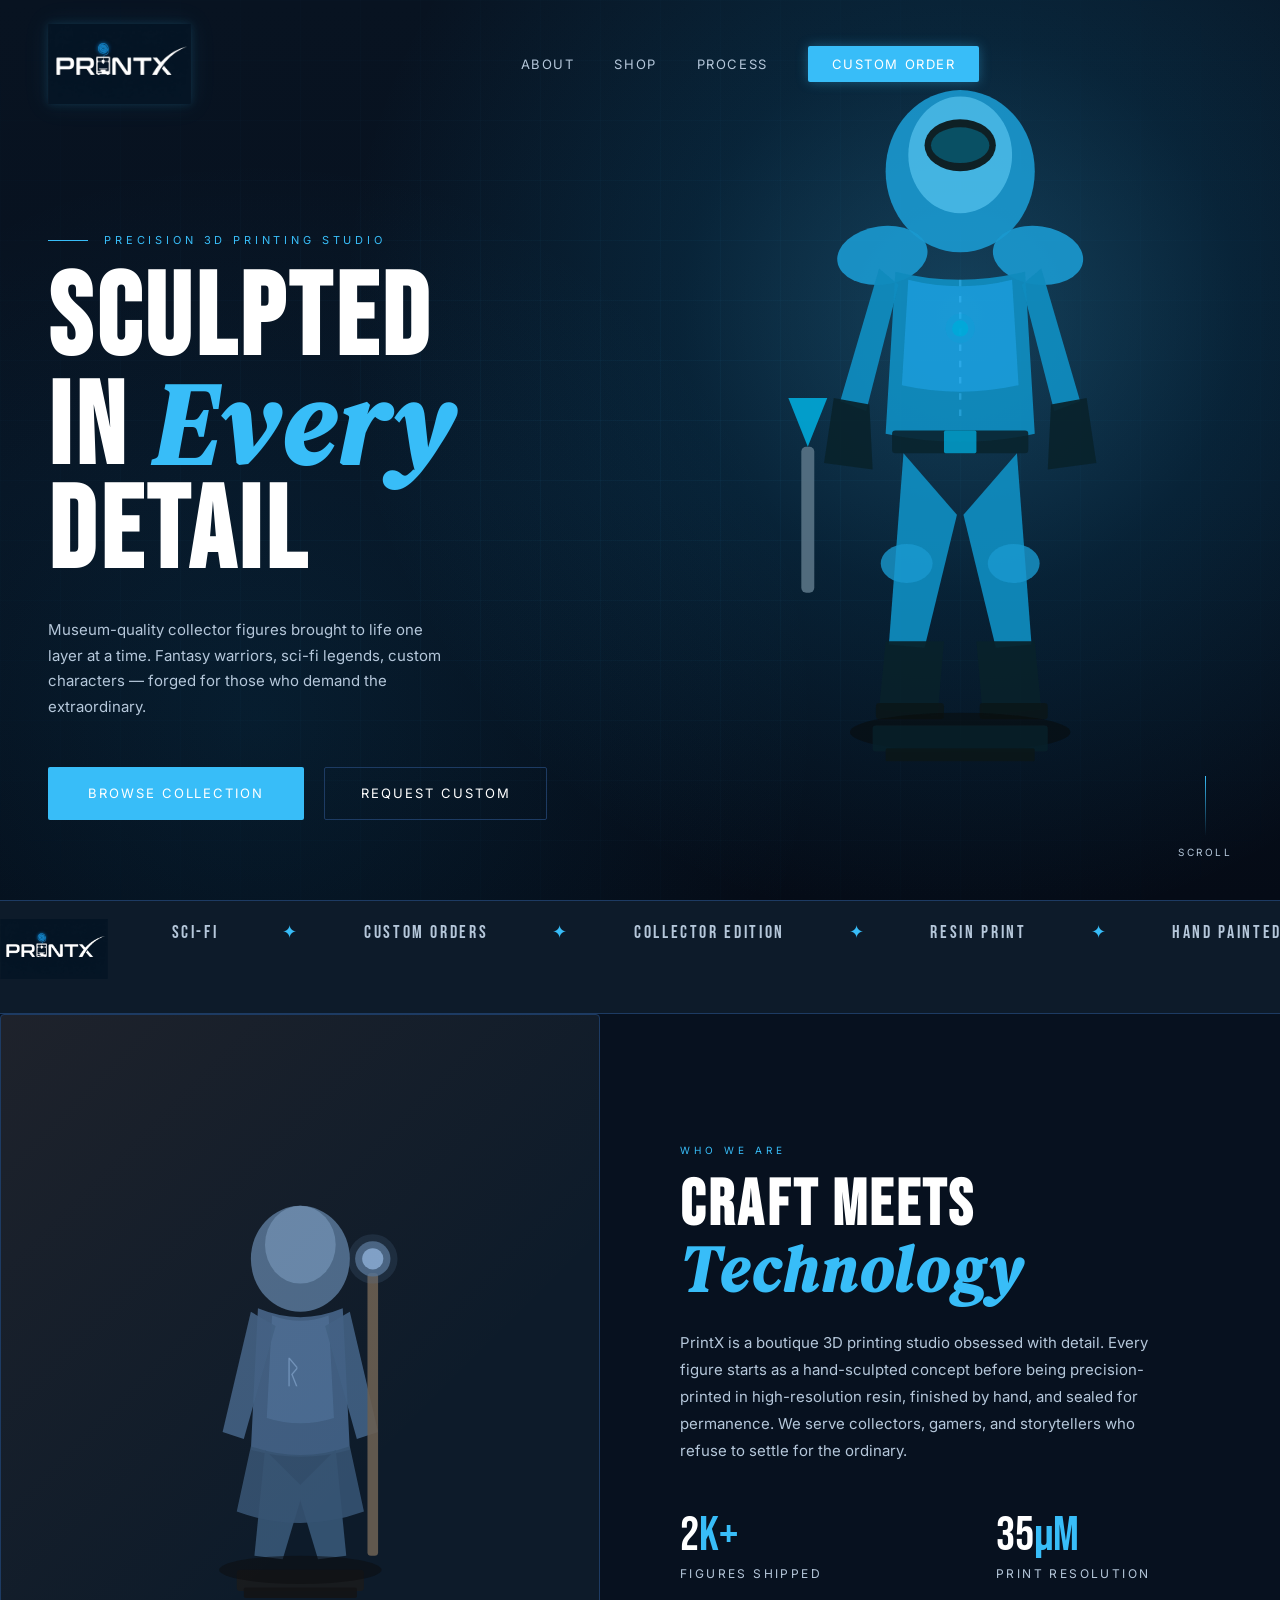
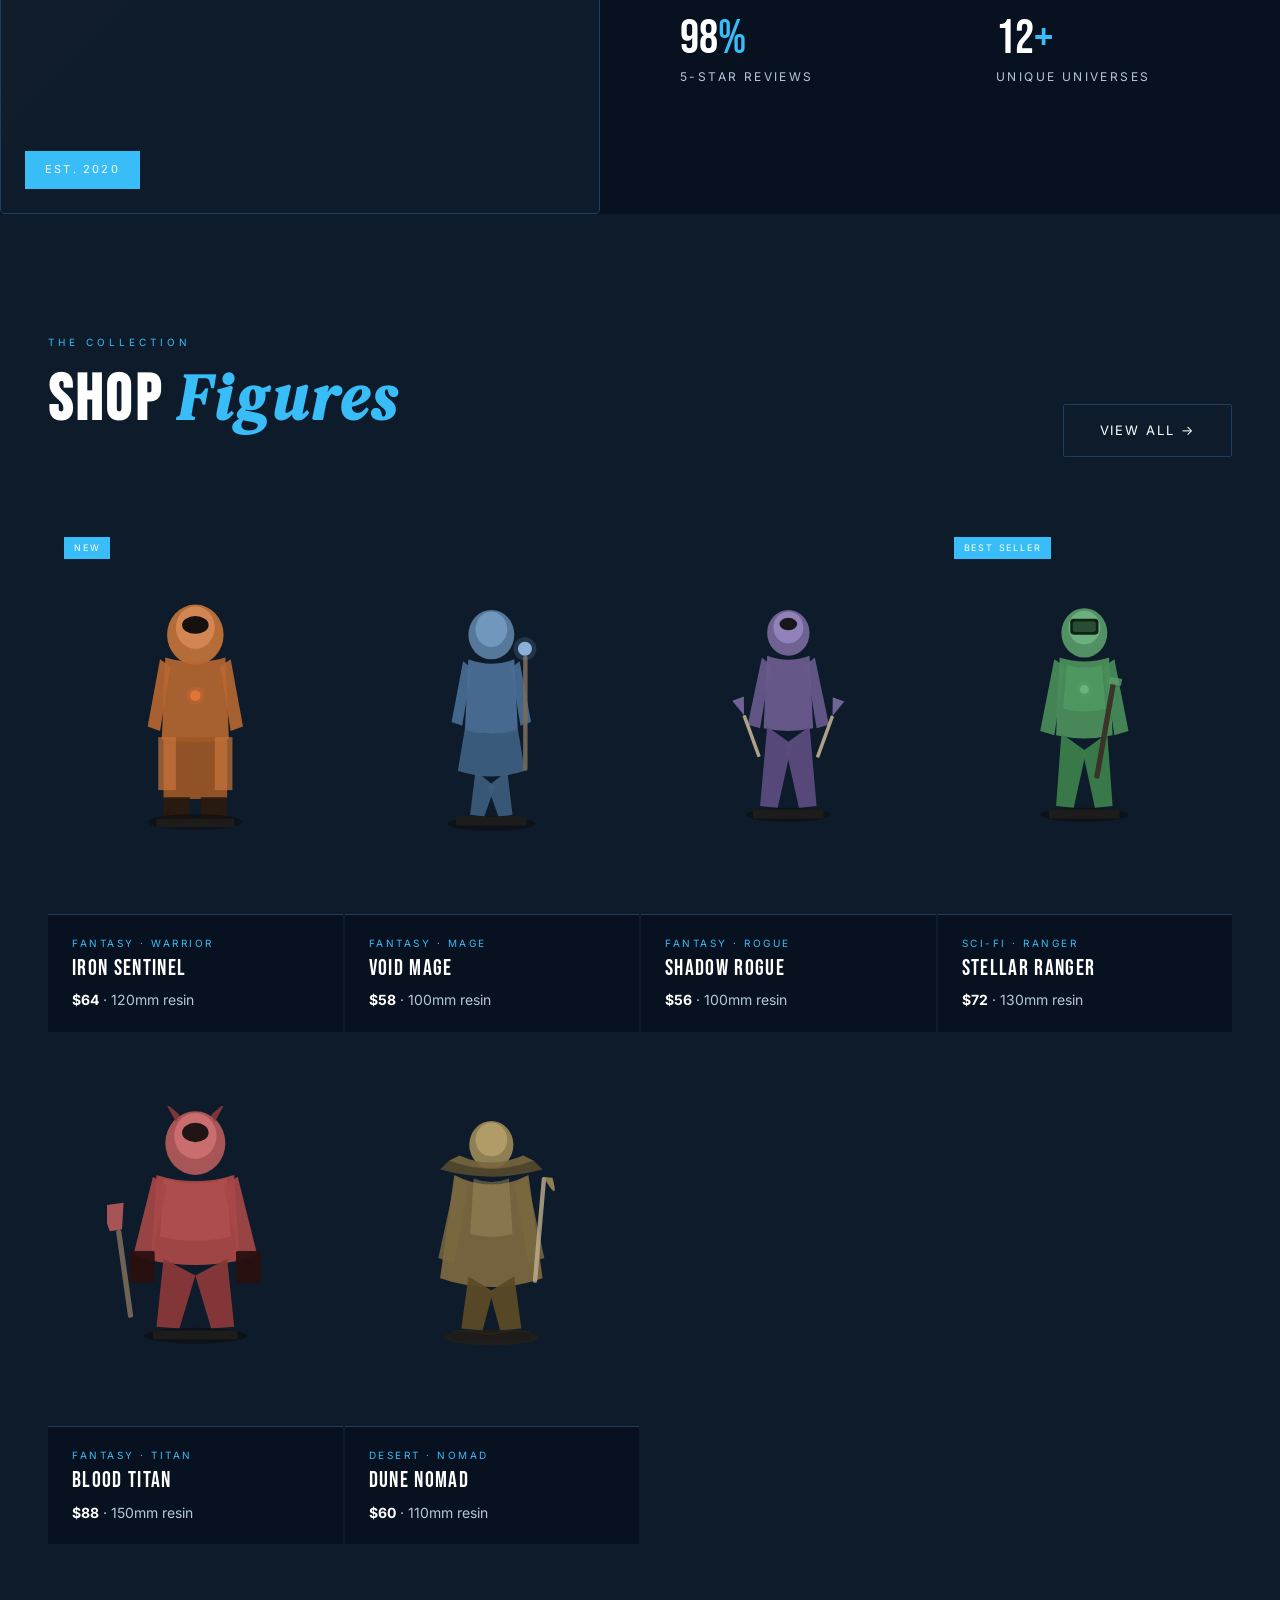
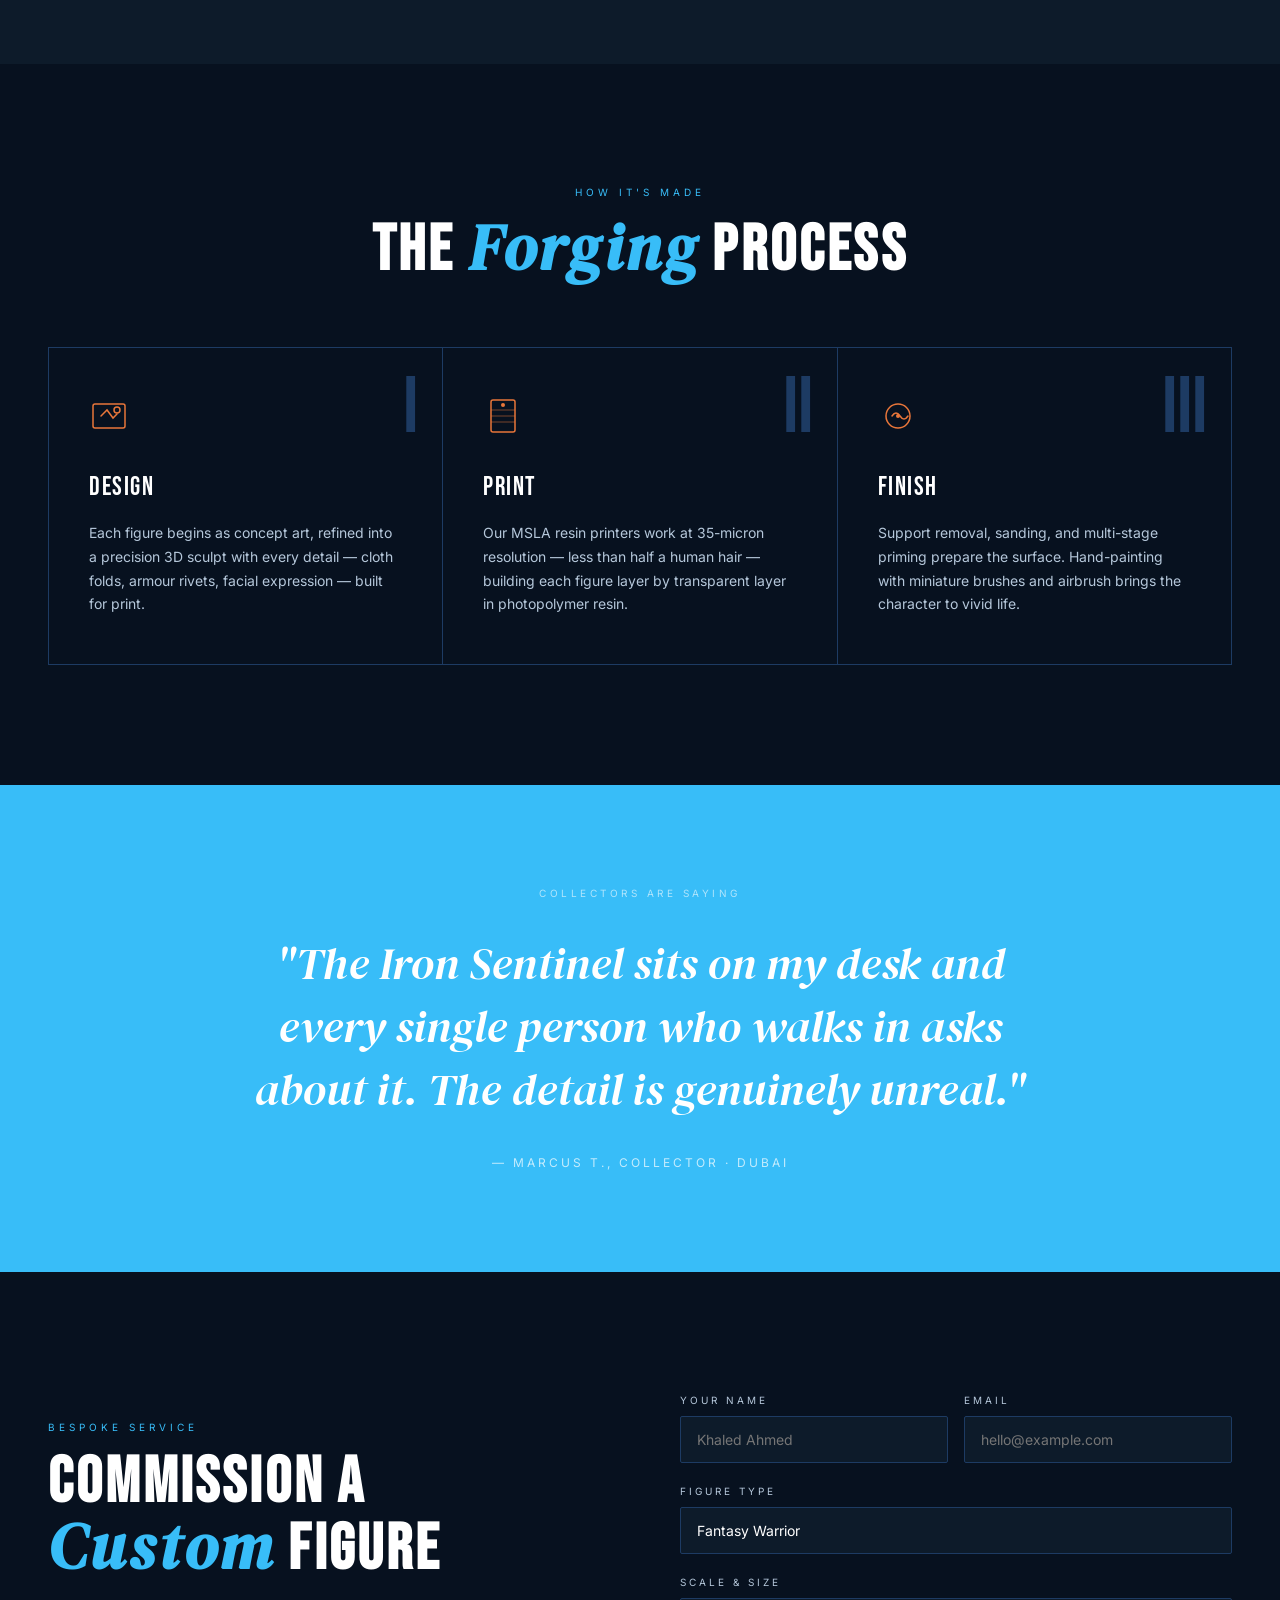
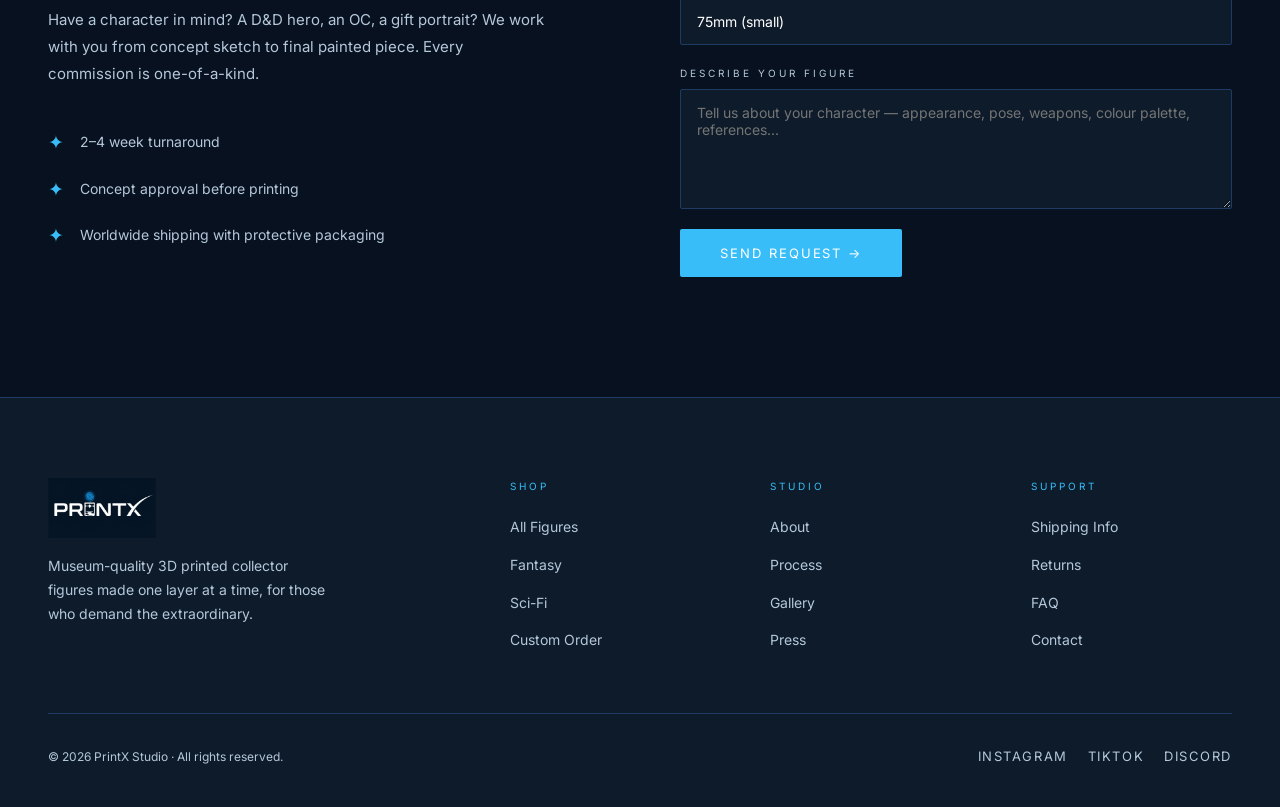
<file: claude.html>
<!DOCTYPE html>
<html lang="en">
<head>
<meta charset="UTF-8" />
<meta name="viewport" content="width=device-width, initial-scale=1.0, maximum-scale=5" />
<title>PrintX — 3D Printed Figures</title>
<link rel="preconnect" href="https://fonts.googleapis.com" />
<link href="https://fonts.googleapis.com/css2?family=Bebas+Neue&family=Inter:wght@300;400;500;600&family=DM+Serif+Display:ital@0;1&display=swap" rel="stylesheet" />
<style>
  /* ─── TOKENS ─────────────────────────────────────────────── */
  :root {
    --bg:       #07111f;
    --surface:  #0d1b2a;
    --border:   #1d3b63;

    --text:     #ffffff;
    --muted:    #b5c7da;
    --white:    #ffffff;

    --accent:   #38bdf8;
    --accent2:  #0ea5e9;

    --font-display: 'Bebas Neue', sans-serif;
    --font-serif: 'DM Serif Display', serif;
    --font-body: 'Inter', sans-serif;
}

  *, *::before, *::after { box-sizing: border-box; margin: 0; padding: 0; }

  html { scroll-behavior: smooth; }

  body {
    background: var(--bg);
    color: var(--text);
    font-family: var(--font-body);
    font-size: 16px;
    line-height: 1.6;
    overflow-x: hidden;
  }

  /* ─── LOADER ─────────────────────────────────────────────── */
  #loader {
    position: fixed; inset: 0; z-index: 9999;
    background: var(--bg);
    display: flex; flex-direction: column;
    align-items: center; justify-content: center;
    gap: 24px;
    transition: opacity 0.6s ease, visibility 0.6s ease;
  }
  #loader.hidden { opacity: 0; visibility: hidden; }
  .loader-logo{
    display:flex;
    justify-content:center;
    align-items:center;
}
  .loader-logo img{
    width:320px;
    max-width:80vw;
    height:auto;
    display:block;
}
  .loader-bar {
    position: absolute; top: 0; left: -100%;
    width: 100%; height: 100%;
    background: var(--accent);
    animation: load 1.4s ease forwards;
  }
  @keyframes load {
    to { left: 0; }
  }
  .loader-label {
    font-size: 11px; letter-spacing: 0.3em;
    text-transform: uppercase; color: var(--muted);
  }

  /* ─── NAV ────────────────────────────────────────────────── */
 /* ─── NAV ────────────────────────────────────────────────── */
nav {
    position: fixed;
    top: 0;
    left: 0;
    right: 0;
    z-index: 100;

    display: grid;
    grid-template-columns: 220px 1fr auto;
    align-items: center;

    padding: 24px 48px;
    transition: background 0.4s, padding 0.4s;
}

nav.scrolled {
    background: rgba(7,17,31,0.92);
    backdrop-filter: blur(12px);
    padding: 16px 48px;
    border-bottom: 1px solid var(--border);
}


.nav-logo img{
    height:80px;
    width:auto;
    display:block;
    filter:
        drop-shadow(0 0 4px rgba(56,189,248,.15))
        drop-shadow(0 0 12px rgba(56,189,248,.08));
    transition:filter .3s ease;
}
.nav-logo:hover img{
    filter:
        drop-shadow(0 0 6px rgba(56,189,248,.35))
        drop-shadow(0 0 18px rgba(56,189,248,.20));
}
.nav-links{
    display:flex;
    justify-self:center;
    gap:40px;
    list-style:none;
    align-items:center;
}

.nav-links a{
    color:var(--muted);
    text-decoration:none;
    font-size:13px;
    letter-spacing:0.12em;
    text-transform:uppercase;
    transition:color .2s;
}

.nav-links a:hover{
    color:var(--white);
}

.nav-cta{
    background:var(--accent);
    color:#fff !important;
    padding:10px 24px;
    border-radius:2px;
    transition:all .2s !important;
    box-shadow:0 0 12px rgba(56,189,248,.35);
}

.nav-cta:hover{
    background:var(--accent2) !important;
    color:#fff !important;
    box-shadow:
        0 0 18px rgba(56,189,248,.6),
        0 0 32px rgba(56,189,248,.35);
}

.loader-logo img{
    width:280px;
    max-width:80vw;
    display:block;
}

.footer-brand-logo img{
    height:60px;
    width:auto;
    display:block;
}

  /* ─── HAMBURGER ──────────────────────────────────────────── */
  .hamburger {
    display: none; flex-direction: column;
    gap: 5px; cursor: pointer; background: none; border: none;
    padding: 4px;
  }
  .hamburger span {
    display: block; width: 24px; height: 1.5px;
    background: var(--white); transition: all 0.3s;
  }
  .mobile-menu {
    display: none;
    position: fixed; inset: 0; z-index: 99;
    background: var(--bg);
    flex-direction: column; align-items: center; justify-content: center;
    gap: 40px;
  }
  .mobile-menu.open { display: flex; }
  .mobile-menu a {
    font-family: var(--font-display);
    font-size: clamp(2.5rem, 8vw, 4rem);
    letter-spacing: 0.1em; color: var(--white);
    text-decoration: none; transition: color 0.2s;
  }
  .mobile-menu a:hover { color: var(--accent); }
  .mobile-close {
    position: absolute; top: 28px; right: 48px;
    font-size: 2rem; background: none; border: none;
    color: var(--white); cursor: pointer;
  }

  /* ─── HERO ───────────────────────────────────────────────── */
  #hero {
    min-height: 100vh;
    display: flex; flex-direction: column; justify-content: flex-end;
    padding: 0 48px 80px;
    position: relative; overflow: hidden;
  }
  .hero-bg {
    position: absolute;
    inset: 0;
    background:
        radial-gradient(circle at 75% 35%,
            rgba(56,189,248,.28) 0%,
            rgba(14,165,233,.12) 25%,
            transparent 55%),
        radial-gradient(circle at 20% 80%,
            rgba(14,165,233,.10) 0%,
            transparent 45%),
        linear-gradient(
            180deg,
            #081321 0%,
            #07111f 55%,
            #050b16 100%);
}
  .hero-grid{
    position:absolute;
    inset:0;

    background-image:
        linear-gradient(rgba(56,189,248,.08) 1px, transparent 1px),
        linear-gradient(90deg, rgba(56,189,248,.08) 1px, transparent 1px);

    background-size:60px 60px;
    opacity:.6;

    mask-image:radial-gradient(
        ellipse 70% 70% at 50% 50%,
        black,
        transparent
    );
}
  /* Floating 3D figure silhouette SVG */
  .hero-figure {
    position: absolute;
    right: 6%; top: 50%; transform: translateY(-50%);
    width: clamp(280px, 38vw, 560px);
    opacity: 0.92;
    animation: float 5s ease-in-out infinite;
    filter:
        drop-shadow(0 0 25px rgba(56,189,248,.18))
        drop-shadow(0 0 70px rgba(56,189,248,.12));

  }
  @keyframes float {
    0%,100% { transform: translateY(-50%) translateY(0); }
    50% { transform: translateY(-50%) translateY(-18px); }
  }
  .hero-eyebrow {
    position: relative;
    font-size: 11px; letter-spacing: 0.35em; text-transform: uppercase;
    color: var(--accent); margin-bottom: 20px;
    display: flex; align-items: center; gap: 16px;
  }
  .hero-eyebrow::before {
    content: ''; display: block; width: 40px; height: 1px;
    background: var(--accent);
  }
  .hero-title {
    position: relative;
    font-family: var(--font-display);
    font-size: clamp(4rem, 9vw, 10rem);
    line-height: 0.9;
    letter-spacing: 0.04em;
    color: var(--white);
    max-width: 700px;
    margin-bottom: 32px;
  }
  .hero-title em {
    font-family: var(--font-serif);
    font-style: italic;
    color: var(--accent);
  }
  .hero-sub {
    position: relative;
    max-width: 400px; color: var(--muted);
    font-size: 15px; line-height: 1.7;
    margin-bottom: 48px;
  }
  .hero-actions {
    position: relative;
    display: flex; gap: 20px; align-items: center; flex-wrap: wrap;
  }
  .btn-primary {
    background: var(--accent);
    color: #fff; border: none; cursor: pointer;
    padding: 16px 40px;
    font-family: var(--font-body); font-size: 13px;
    letter-spacing: 0.15em; text-transform: uppercase;
    text-decoration: none;
    border-radius: 2px;
    transition: background 0.2s, transform 0.2s;
    display: inline-block;
  }
  .btn-primary:hover { background: var(--accent2); transform: translateY(-2px); }
  .btn-ghost {
    color: var(--white); border: 1px solid var(--border);
    padding: 15px 36px;
    font-size: 13px; letter-spacing: 0.15em; text-transform: uppercase;
    text-decoration: none;
    border-radius: 2px;
    transition: border-color 0.2s, color 0.2s;
    display: inline-block;
  }
  .btn-ghost:hover { border-color: var(--white); }
  .hero-scroll {
    position: absolute; bottom: 40px; right: 48px;
    display: flex; flex-direction: column; align-items: center; gap: 8px;
    color: var(--muted); font-size: 10px; letter-spacing: 0.25em; text-transform: uppercase;
  }
  .hero-scroll-line {
    width: 1px; height: 60px;
    background: linear-gradient(to bottom, var(--accent), transparent);
    animation: scrollline 2s ease-in-out infinite;
  }
  @keyframes scrollline {
    0%,100% { opacity: 1; }
    50% { opacity: 0.3; }
  }

  /* ─── MARQUEE ────────────────────────────────────────────── */
  .marquee-section {
    border-top: 1px solid var(--border);
    border-bottom: 1px solid var(--border);
    padding: 18px 0; overflow: hidden;
    background: var(--surface);
  }
  .marquee-track {
    display: flex; gap: 64px;
    white-space: nowrap;
    animation: marquee 22s linear infinite;
    width: max-content;
  }
  .marquee-track span {
    font-family: var(--font-display);
    font-size: 1.1rem; letter-spacing: 0.15em;
    color: var(--muted);
    text-transform: uppercase;
  }
  .marquee-track span.accent { color: var(--accent); }
  @keyframes marquee {
    from { transform: translateX(0); }
    to { transform: translateX(-50%); }
  }

  /* ─── SECTION COMMONS ────────────────────────────────────── */
  section { padding: 120px 48px; }
  .section-eyebrow {
    font-size: 10px; letter-spacing: 0.4em; text-transform: uppercase;
    color: var(--accent); margin-bottom: 16px;
  }
  .section-title {
    font-family: var(--font-display);
    font-size: clamp(2.5rem, 5vw, 5rem);
    letter-spacing: 0.05em; line-height: 1;
    color: var(--white); margin-bottom: 24px;
  }
  .section-title em {
    font-family: var(--font-serif);
    font-style: italic; color: var(--accent);
  }
  .section-body {
    color: var(--muted); font-size: 15px; line-height: 1.8;
    max-width: 500px;
  }

  /* ─── ABOUT / SPLIT ──────────────────────────────────────── */
  #about {
    display: grid; grid-template-columns: 1fr 1fr;
    gap: 80px; align-items: center;
  }
  .about-visual {
    position: relative; aspect-ratio: 3/4;
    background: var(--surface);
    border: 1px solid var(--border);
    border-radius: 4px;
    overflow: hidden;
    display: flex; align-items: center; justify-content: center;
  }
  .about-visual svg { width: 65%; height: auto; opacity: 0.85; }
  .about-visual::after {
    content: '';
    position: absolute; inset: 0;
    background: linear-gradient(135deg, rgba(232,118,58,0.08) 0%, transparent 60%);
  }
  .about-badge {
    position: absolute; bottom: 24px; left: 24px;
    background: var(--accent); color: #fff;
    padding: 10px 20px;
    font-size: 11px; letter-spacing: 0.2em; text-transform: uppercase;
  }
  .about-stats {
    display: grid; grid-template-columns: 1fr 1fr; gap: 32px;
    margin-top: 48px;
  }
  .stat-val {
    font-family: var(--font-display);
    font-size: 3rem; color: var(--white); line-height: 1;
  }
  .stat-val span { color: var(--accent); }
  .stat-label {
    font-size: 12px; letter-spacing: 0.2em; text-transform: uppercase;
    color: var(--muted); margin-top: 4px;
  }

  /* ─── SHOP ───────────────────────────────────────────────── */
  #shop { background: var(--surface); }
  .shop-header {
    display: flex; justify-content: space-between; align-items: flex-end;
    margin-bottom: 64px; flex-wrap: wrap; gap: 24px;
  }
  .products-grid {
    display: grid;
    grid-template-columns: repeat(auto-fill, minmax(280px, 1fr));
    gap: 2px;
  }
  .product-card {
    background: var(--bg);
    position: relative; overflow: hidden; cursor: pointer;
    group: true;
  }
  .product-img {
    aspect-ratio: 3/4;
    background: var(--surface);
    display: flex; align-items: center; justify-content: center;
    overflow: hidden; position: relative;
    transition: transform 0.5s ease;
  }
  .product-card:hover .product-img { transform: scale(1.03); }
  .product-img svg { width: 60%; height: auto; transition: transform 0.5s ease; }
  .product-card:hover .product-img svg { transform: scale(1.08) rotate(-3deg); }
  .product-overlay {
    position: absolute; inset: 0;
    background: linear-gradient(to top, rgba(12,11,11,0.9) 0%, transparent 50%);
    opacity: 0; transition: opacity 0.3s;
    display: flex; align-items: flex-end; padding: 24px;
  }
  .product-card:hover .product-overlay { opacity: 1; }
  .product-add {
    width: 100%; padding: 12px;
    background: var(--accent); color: #fff;
    border: none; cursor: pointer;
    font-size: 12px; letter-spacing: 0.2em; text-transform: uppercase;
    font-family: var(--font-body);
    transition: background 0.2s;
  }
  .product-add:hover { background: var(--accent2); }
  .product-info {
    padding: 20px 24px;
    border-top: 1px solid var(--border);
  }
  .product-tag {
    font-size: 10px; letter-spacing: 0.25em; text-transform: uppercase;
    color: var(--accent); margin-bottom: 6px;
  }
  .product-name {
    font-family: var(--font-display);
    font-size: 1.4rem; letter-spacing: 0.06em;
    color: var(--white); line-height: 1.1;
  }
  .product-price {
    margin-top: 8px; font-size: 14px; color: var(--muted);
  }
  .product-price strong { color: var(--white); }
  .product-badge {
    position: absolute; top: 16px; left: 16px;
    background: var(--accent); color: #fff;
    font-size: 9px; letter-spacing: 0.2em; text-transform: uppercase;
    padding: 4px 10px;
  }

  /* figure color variations in SVG */
  .fig-1 { --col: #c8763a; }
  .fig-2 { --col: #5e82a8; }
  .fig-3 { --col: #7a6b9e; }
  .fig-4 { --col: #5a9e6b; }
  .fig-5 { --col: #b85b5b; }
  .fig-6 { --col: #9e8a5a; }

  /* ─── PROCESS ────────────────────────────────────────────── */
  #process { max-width: 1200px; margin: 0 auto; }
  .process-grid {
    display: grid; grid-template-columns: repeat(3, 1fr);
    gap: 1px; background: var(--border);
    margin-top: 64px;
    border: 1px solid var(--border);
  }
  .process-item {
    background: var(--bg); padding: 48px 40px;
    position: relative; overflow: hidden;
  }
  .process-item::before {
    content: attr(data-num);
    position: absolute; top: 20px; right: 24px;
    font-family: var(--font-display);
    font-size: 5rem; color: var(--border);
    line-height: 1;
  }
  .process-icon { margin-bottom: 24px; }
  .process-icon svg { width: 40px; height: 40px; }
  .process-name {
    font-family: var(--font-display);
    font-size: 1.6rem; letter-spacing: 0.06em;
    color: var(--white); margin-bottom: 12px;
  }
  .process-desc { font-size: 14px; color: var(--muted); line-height: 1.7; }

  /* ─── TESTIMONIAL ────────────────────────────────────────── */
  #testimonials {
    background: var(--accent);
    text-align: center; padding: 100px 48px;
  }
  .testimonial-quote {
    font-family: var(--font-serif);
    font-style: italic;
    font-size: clamp(1.6rem, 3.5vw, 3rem);
    color: #fff; line-height: 1.4;
    max-width: 800px; margin: 0 auto 32px;
  }
  .testimonial-author {
    font-size: 12px; letter-spacing: 0.25em; text-transform: uppercase;
    color: rgba(255,255,255,0.7);
  }

  /* ─── CUSTOM ORDER ───────────────────────────────────────── */
  #custom {
    display: grid; grid-template-columns: 1fr 1fr;
    gap: 80px; align-items: center;
  }
  .custom-form { display: flex; flex-direction: column; gap: 20px; }
  .field-group { display: grid; grid-template-columns: 1fr 1fr; gap: 16px; }
  .form-field {
    display: flex; flex-direction: column; gap: 8px;
  }
  .form-field label {
    font-size: 10px; letter-spacing: 0.3em; text-transform: uppercase;
    color: var(--muted);
  }
  .form-field input,
  .form-field select,
  .form-field textarea {
    background: var(--surface);
    border: 1px solid var(--border);
    color: var(--white);
    padding: 14px 16px;
    font-family: var(--font-body); font-size: 14px;
    border-radius: 2px;
    outline: none;
    transition: border-color 0.2s;
    appearance: none;
  }
  .form-field input:focus,
  .form-field select:focus,
  .form-field textarea:focus {
    border-color: var(--accent);
  }
  .form-field select option { background: var(--bg); }
  .form-field textarea { resize: vertical; min-height: 120px; }

  /* ─── FOOTER ─────────────────────────────────────────────── */
  footer {
    background: var(--surface);
    border-top: 1px solid var(--border);
    padding: 80px 48px 40px;
  }
  .footer-grid {
    display: grid; grid-template-columns: 2fr 1fr 1fr 1fr;
    gap: 60px; margin-bottom: 60px;
  }
  .footer-brand-logo {
    font-family: var(--font-display);
    font-size: 2.2rem; letter-spacing: 0.12em;
    color: var(--white); margin-bottom: 16px;
    display: block;
  }
  .footer-brand-logo span { color: var(--accent); }
  .footer-tagline { font-size: 14px; color: var(--muted); line-height: 1.7; max-width: 280px; }
  .footer-col-title {
    font-size: 10px; letter-spacing: 0.3em; text-transform: uppercase;
    color: var(--accent); margin-bottom: 20px;
  }
  .footer-links { list-style: none; display: flex; flex-direction: column; gap: 12px; }
  .footer-links a {
    color: var(--muted); text-decoration: none; font-size: 14px;
    transition: color 0.2s;
  }
  .footer-links a:hover { color: var(--white); }
  .footer-bottom {
    border-top: 1px solid var(--border);
    padding-top: 32px;
    display: flex; justify-content: space-between; align-items: center;
    flex-wrap: wrap; gap: 16px;
  }
  .footer-copy { font-size: 12px; color: var(--muted); }
  .footer-socials { display: flex; gap: 20px; }
  .footer-socials a {
    color: var(--muted); font-size: 13px; letter-spacing: 0.12em;
    text-decoration: none; text-transform: uppercase;
    transition: color 0.2s;
  }
  .footer-socials a:hover { color: var(--accent); }

  /* ─── SCROLL ANIMATIONS ──────────────────────────────────── */
  .reveal {
    opacity: 0; transform: translateY(32px);
    transition: opacity 0.7s ease, transform 0.7s ease;
  }
  .reveal.visible {
    opacity: 1; transform: translateY(0);
  }
  .reveal-delay-1 { transition-delay: 0.1s; }
  .reveal-delay-2 { transition-delay: 0.2s; }
  .reveal-delay-3 { transition-delay: 0.3s; }

  /* ─── RESPONSIVE ─────────────────────────────────────────── */
  @media (max-width: 900px) {
    nav { padding: 20px 24px; }
    nav.scrolled { padding: 14px 24px; }
    .nav-links { display: none; }
    .hamburger { display: flex; }
    .mobile-close { right: 24px; }

    #hero { padding: 0 24px 60px; min-height: 100svh; }
    .hero-figure { opacity: 0.2; right: -5%; }

    section { padding: 80px 24px; }
    #about { grid-template-columns: 1fr; }
    .about-visual { max-height: 400px; }
    .process-grid { grid-template-columns: 1fr; }
    #custom { grid-template-columns: 1fr; }
    .field-group { grid-template-columns: 1fr; }
    .footer-grid { grid-template-columns: 1fr 1fr; }
    .products-grid { grid-template-columns: repeat(auto-fill, minmax(220px, 1fr)); }
    .hero-scroll { display: none; }
  }
  @media (max-width: 560px) {
    .footer-grid { grid-template-columns: 1fr; }
    .about-stats { grid-template-columns: 1fr 1fr; }
    #hero { padding: 0 20px 60px; }
    .hero-title { font-size: clamp(3.2rem, 14vw, 5rem); }
  }
  @media (prefers-reduced-motion: reduce) {
    *, *::before, *::after { animation: none !important; transition-duration: 0.01ms !important; }
  }
</style>
</head>
<body>

<!-- LOADER -->
<div id="loader">
  <div class="loader-logo">
      <img src="final logo.jpeg" alt="Printx Logo">
  </div>
  <div class="loader-bar-track">
      <div class="loader-bar"></div>
  </div>
  <div class="loader-label">Initializing Printx...</div>
</div>

<!-- NAV -->
<nav id="nav">
 <a href="#" class="nav-logo">
    <img src="final logo.jpeg" alt="Printx Logo">
</a>

  <ul class="nav-links">
    <li><a href="#about">About</a></li>
    <li><a href="#shop">Shop</a></li>
    <li><a href="#process">Process</a></li>
    <li><a href="#custom" class="nav-cta">Custom Order</a></li>
  </ul>
  <button class="hamburger" id="hamburgerBtn" aria-label="Open menu">
    <span></span><span></span><span></span>
  </button>
</nav>

<!-- MOBILE MENU -->
<div class="mobile-menu" id="mobileMenu">
  <button class="mobile-close" id="mobileClose" aria-label="Close menu">✕</button>
  <a href="#about" class="mobile-link">About</a>
  <a href="#shop" class="mobile-link">Shop</a>
  <a href="#process" class="mobile-link">Process</a>
  <a href="#custom" class="mobile-link">Custom</a>
</div>

<!-- HERO -->
<section id="hero">
  <div class="hero-bg"></div>
  <div class="hero-grid"></div>

  <!-- Decorative 3D Figure (SVG illustration) -->
  <svg class="hero-figure" style="filter:hue-rotate(170deg) saturate(1.3) brightness(1.05);" viewBox="0 0 300 520" fill="none" xmlns="http://www.w3.org/2000/svg">
    <!-- Body / armour figure -->
    <ellipse cx="150" cy="88" rx="46" ry="50" fill="#c8763a" opacity="0.9"/>
    <ellipse cx="150" cy="78" rx="32" ry="36" fill="#e8a070" opacity="0.8"/>
    <!-- helmet visor -->
    <ellipse cx="150" cy="72" rx="22" ry="16" fill="#1a1210" opacity="0.95"/>
    <ellipse cx="150" cy="72" rx="18" ry="11" fill="#e8763a" opacity="0.35"/>
    <!-- shoulder pads -->
    <ellipse cx="102" cy="140" rx="28" ry="18" fill="#c8763a" opacity="0.9" transform="rotate(-8 102 140)"/>
    <ellipse cx="198" cy="140" rx="28" ry="18" fill="#c8763a" opacity="0.9" transform="rotate(8 198 140)"/>
    <!-- torso -->
    <path d="M110 150 Q150 160 190 150 L196 250 Q150 260 104 250 Z" fill="#b86830" opacity="0.95"/>
    <path d="M118 155 Q150 163 182 155 L186 220 Q150 228 114 220 Z" fill="#d4803a" opacity="0.6"/>
    <!-- belt -->
    <rect x="108" y="248" width="84" height="14" rx="2" fill="#2a1a10" opacity="0.9"/>
    <rect x="140" y="248" width="20" height="14" rx="1" fill="#e8763a" opacity="0.8"/>
    <!-- legs -->
    <path d="M115 262 L106 380 L128 382 L148 300 Z" fill="#b86830" opacity="0.95"/>
    <path d="M185 262 L194 380 L172 382 L152 300 Z" fill="#b86830" opacity="0.95"/>
    <!-- knee pads -->
    <ellipse cx="117" cy="330" rx="16" ry="12" fill="#c8763a" opacity="0.8"/>
    <ellipse cx="183" cy="330" rx="16" ry="12" fill="#c8763a" opacity="0.8"/>
    <!-- boots -->
    <path d="M104 378 L100 420 L136 424 L140 378 Z" fill="#2a1a10" opacity="0.95"/>
    <path d="M160 378 L164 424 L200 420 L196 378 Z" fill="#2a1a10" opacity="0.95"/>
    <rect x="98" y="416" width="42" height="10" rx="2" fill="#1a1210" opacity="0.9"/>
    <rect x="162" y="416" width="42" height="10" rx="2" fill="#1a1210" opacity="0.9"/>
    <!-- arms -->
    <path d="M100 148 L76 230 L92 236 L112 158 Z" fill="#b86830" opacity="0.95"/>
    <path d="M200 148 L224 230 L208 236 L188 158 Z" fill="#b86830" opacity="0.95"/>
    <!-- gauntlets -->
    <path d="M72 228 L66 268 L96 272 L94 232 Z" fill="#2a1a10" opacity="0.95"/>
    <path d="M228 228 L234 268 L204 272 L206 232 Z" fill="#2a1a10" opacity="0.95"/>
    <!-- weapon: left hand -->
    <rect x="52" y="258" width="8" height="90" rx="3" fill="#7a6b5a" opacity="0.95"/>
    <polygon points="56,258 44,228 68,228" fill="#e8763a" opacity="0.9"/>
    <!-- glow highlight line -->
    <line x1="150" y1="155" x2="150" y2="245" stroke="#f0a060" stroke-width="1.5" stroke-dasharray="4 6" opacity="0.4"/>
    <!-- base shadow -->
    <ellipse cx="150" cy="434" rx="68" ry="12" fill="#0c0b0b" opacity="0.6"/>
    <!-- base / platform -->
    <rect x="96" y="430" width="108" height="16" rx="2" fill="#2a1a10" opacity="0.8"/>
    <rect x="104" y="444" width="92" height="8" rx="1" fill="#1a1210" opacity="0.9"/>
    <!-- emissive accent dot on chest -->
    <circle cx="150" cy="185" r="5" fill="#e8763a" opacity="0.9"/>
    <circle cx="150" cy="185" r="9" fill="#e8763a" opacity="0.18"/>
  </svg>

  <div class="hero-eyebrow">Precision 3D Printing Studio</div>
  <h1 class="hero-title">SCULPTED<br/>IN <em>Every</em><br/>DETAIL</h1>
  <p class="hero-sub">Museum-quality collector figures brought to life one layer at a time. Fantasy warriors, sci-fi legends, custom characters — forged for those who demand the extraordinary.</p>
  <div class="hero-actions">
    <a href="#shop" class="btn-primary">Browse Collection</a>
    <a href="#custom" class="btn-ghost">Request Custom</a>
  </div>

  <div class="hero-scroll">
    <div class="hero-scroll-line"></div>
    <span>Scroll</span>
  </div>
</section>

<!-- MARQUEE -->
<div class="marquee-section">
  <div class="marquee-track">
    <span class="footer-brand-logo">
    <img src="final logo.jpeg" alt="Printx Logo">
</span>
    <span>Sci-Fi</span><span class="accent">✦</span>
    <span>Custom Orders</span><span class="accent">✦</span>
    <span>Collector Edition</span><span class="accent">✦</span>
    <span>Resin Print</span><span class="accent">✦</span>
    <span>Hand Painted</span><span class="accent">✦</span>
    <span>Fantasy</span><span class="accent">✦</span>
    <span>Sci-Fi</span><span class="accent">✦</span>
    <span>Custom Orders</span><span class="accent">✦</span>
    <span>Collector Edition</span><span class="accent">✦</span>
    <span>Resin Print</span><span class="accent">✦</span>
    <span>Hand Painted</span><span class="accent">✦</span>
    <span>Fantasy</span><span class="accent">✦</span>
    <span>Sci-Fi</span><span class="accent">✦</span>
    <span>Custom Orders</span><span class="accent">✦</span>
    <span>Collector Edition</span><span class="accent">✦</span>
    <span>Resin Print</span><span class="accent">✦</span>
    <span>Hand Painted</span><span class="accent">✦</span>
  </div>
</div>

<!-- ABOUT -->
<div id="about">
  <div class="about-visual reveal">
    <svg viewBox="0 0 220 280" fill="none" xmlns="http://www.w3.org/2000/svg">
      <!-- Slim elegant figure - mage/wizard type -->
      <ellipse cx="110" cy="52" rx="28" ry="30" fill="#5e82a8" opacity="0.9"/>
      <ellipse cx="110" cy="44" rx="20" ry="22" fill="#7ea4cc" opacity="0.8"/>
      <path d="M86 80 Q110 90 134 80 L138 160 Q110 168 82 160 Z" fill="#4a6e96" opacity="0.95"/>
      <path d="M94 84 Q110 90 126 84 L129 142 Q110 148 91 142 Z" fill="#6088b8" opacity="0.5"/>
      <path d="M82 82 L66 150 L78 154 L96 90 Z" fill="#4a6e96" opacity="0.9"/>
      <path d="M138 82 L154 150 L142 154 L124 90 Z" fill="#4a6e96" opacity="0.9"/>
      <path d="M90 160 L84 220 L100 222 L112 182 Z" fill="#3d5e80" opacity="0.95"/>
      <path d="M130 160 L136 220 L120 222 L108 182 Z" fill="#3d5e80" opacity="0.95"/>
      <!-- staff -->
      <rect x="148" y="60" width="6" height="160" rx="2" fill="#7a6b5a" opacity="0.9"/>
      <circle cx="151" cy="52" r="10" fill="#5e82a8" opacity="0.8"/>
      <circle cx="151" cy="52" r="6" fill="#a8d0ff" opacity="0.9"/>
      <!-- glow -->
      <circle cx="151" cy="52" r="14" fill="#5e82a8" opacity="0.2"/>
      <!-- robe hem detail -->
      <path d="M82 158 Q110 168 138 158 L146 195 Q110 208 74 195 Z" fill="#3d5e80" opacity="0.9"/>
      <!-- base -->
      <rect x="74" y="228" width="72" height="12" rx="2" fill="#1e1c1a" opacity="0.85"/>
      <rect x="78" y="238" width="64" height="6" rx="1" fill="#141312" opacity="0.9"/>
      <ellipse cx="110" cy="228" rx="46" ry="8" fill="#0c0b0b" opacity="0.55"/>
      <!-- rune mark on chest -->
      <text x="100" y="122" font-family="serif" font-size="18" fill="#a8d0ff" opacity="0.55">ᚱ</text>
    </svg>
    <div class="about-badge">Est. 2020</div>
  </div>

  <div class="about-content">
    <p class="section-eyebrow reveal">Who We Are</p>
    <h2 class="section-title reveal reveal-delay-1">Craft Meets<br/><em>Technology</em></h2>
    <p class="section-body reveal reveal-delay-2">
      PrintX is a boutique 3D printing studio obsessed with detail. Every figure starts as a
      hand-sculpted concept before being precision-printed in high-resolution resin, finished by
      hand, and sealed for permanence. We serve collectors, gamers, and storytellers who refuse
      to settle for the ordinary.
    </p>
    <div class="about-stats">
      <div class="reveal reveal-delay-1">
        <div class="stat-val">2<span>k+</span></div>
        <div class="stat-label">Figures Shipped</div>
      </div>
      <div class="reveal reveal-delay-2">
        <div class="stat-val">35<span>μm</span></div>
        <div class="stat-label">Print Resolution</div>
      </div>
      <div class="reveal reveal-delay-1">
        <div class="stat-val">98<span>%</span></div>
        <div class="stat-label">5-Star Reviews</div>
      </div>
      <div class="reveal reveal-delay-2">
        <div class="stat-val">12<span>+</span></div>
        <div class="stat-label">Unique Universes</div>
      </div>
    </div>
  </div>
</div>

<!-- SHOP -->
<section id="shop">
  <div class="shop-header reveal">
    <div>
      <p class="section-eyebrow">The Collection</p>
      <h2 class="section-title">Shop <em>Figures</em></h2>
    </div>
    <a href="#" class="btn-ghost">View All →</a>
  </div>

  <div class="products-grid">

    <!-- Card 1 – Iron Sentinel -->
    <div class="product-card reveal">
      <div class="product-img fig-1">
        <svg viewBox="0 0 200 280" fill="none">
          <ellipse cx="100" cy="46" rx="32" ry="34" fill="#c8763a" opacity="0.9"/>
          <ellipse cx="100" cy="38" rx="22" ry="24" fill="#e09060" opacity="0.7"/>
          <ellipse cx="100" cy="35" rx="15" ry="10" fill="#0c0b0b" opacity="0.95"/>
          <path d="M66 72 Q100 82 134 72 L138 164 Q100 172 62 164 Z" fill="#b86830" opacity="0.9"/>
          <path d="M60 74 L46 150 L60 155 L72 82 Z" fill="#b86830" opacity="0.9"/>
          <path d="M140 74 L154 150 L140 155 L128 82 Z" fill="#b86830" opacity="0.9"/>
          <rect x="64" y="162" width="72" height="70" rx="0" fill="#a05828" opacity="0.9"/>
          <rect x="58" y="162" width="20" height="60" rx="0" fill="#c8763a" opacity="0.7"/>
          <rect x="122" y="162" width="20" height="60" rx="0" fill="#c8763a" opacity="0.7"/>
          <rect x="64" y="230" width="30" height="24" rx="1" fill="#2a1a10" opacity="0.95"/>
          <rect x="106" y="230" width="30" height="24" rx="1" fill="#2a1a10" opacity="0.95"/>
          <ellipse cx="100" cy="258" rx="54" ry="9" fill="#0c0b0b" opacity="0.55"/>
          <rect x="56" y="254" width="88" height="10" rx="1" fill="#1e1c1a"/>
          <circle cx="100" cy="115" r="6" fill="#e8763a" opacity="0.9"/>
          <circle cx="100" cy="115" r="10" fill="#e8763a" opacity="0.2"/>
        </svg>
        <div class="product-overlay"><button class="product-add">Add to Cart</button></div>
      </div>
      <div class="product-info">
        <div class="product-tag">Fantasy · Warrior</div>
        <div class="product-name">IRON SENTINEL</div>
        <div class="product-price"><strong>$64</strong> · 120mm resin</div>
      </div>
      <div class="product-badge">New</div>
    </div>

    <!-- Card 2 – Void Mage -->
    <div class="product-card reveal reveal-delay-1">
      <div class="product-img fig-2">
        <svg viewBox="0 0 200 280" fill="none">
          <ellipse cx="100" cy="46" rx="26" ry="28" fill="#5e82a8" opacity="0.9"/>
          <ellipse cx="100" cy="40" rx="18" ry="20" fill="#7ea4cc" opacity="0.7"/>
          <path d="M74 74 Q100 84 126 74 L130 155 Q100 162 70 155 Z" fill="#4a6e96" opacity="0.95"/>
          <path d="M68 76 L55 145 L67 149 L78 84 Z" fill="#4a6e96" opacity="0.9"/>
          <path d="M132 76 L145 145 L133 149 L122 84 Z" fill="#4a6e96" opacity="0.9"/>
          <path d="M70 153 Q100 163 130 153 L138 200 Q100 213 62 200 Z" fill="#3d5e80" opacity="0.95"/>
          <path d="M82 200 L76 250 L92 252 L104 218 Z" fill="#3d5e80" opacity="0.9"/>
          <path d="M118 200 L124 250 L108 252 L96 218 Z" fill="#3d5e80" opacity="0.9"/>
          <rect x="136" y="70" width="5" height="130" rx="2" fill="#7a6b5a" opacity="0.9"/>
          <circle cx="138" cy="62" r="8" fill="#a8d0ff" opacity="0.9"/>
          <circle cx="138" cy="62" r="13" fill="#5e82a8" opacity="0.25"/>
          <ellipse cx="100" cy="260" rx="50" ry="8" fill="#0c0b0b" opacity="0.5"/>
          <rect x="60" y="252" width="80" height="10" rx="1" fill="#1e1c1a"/>
        </svg>
        <div class="product-overlay"><button class="product-add">Add to Cart</button></div>
      </div>
      <div class="product-info">
        <div class="product-tag">Fantasy · Mage</div>
        <div class="product-name">VOID MAGE</div>
        <div class="product-price"><strong>$58</strong> · 100mm resin</div>
      </div>
    </div>

    <!-- Card 3 – Shadow Rogue -->
    <div class="product-card reveal reveal-delay-2">
      <div class="product-img fig-3">
        <svg viewBox="0 0 200 280" fill="none">
          <ellipse cx="100" cy="44" rx="24" ry="26" fill="#7a6b9e" opacity="0.9"/>
          <ellipse cx="100" cy="38" rx="17" ry="18" fill="#a090cc" opacity="0.7"/>
          <ellipse cx="100" cy="34" rx="10" ry="7" fill="#0c0b0b" opacity="0.9"/>
          <path d="M76 70 Q100 79 124 70 L128 152 Q100 158 72 152 Z" fill="#6a5b8e" opacity="0.95"/>
          <path d="M70 72 L54 148 L68 152 L80 80 Z" fill="#6a5b8e" opacity="0.9"/>
          <path d="M130 72 L146 148 L132 152 L120 80 Z" fill="#6a5b8e" opacity="0.9"/>
          <path d="M76 150 L68 240 L88 242 L104 170 Z" fill="#5a4c7e" opacity="0.95"/>
          <path d="M124 150 L132 240 L112 242 L96 170 Z" fill="#5a4c7e" opacity="0.95"/>
          <!-- daggers -->
          <rect x="48" y="138" width="4" height="50" rx="1" fill="#c0b090" opacity="0.9" transform="rotate(-20 48 138)"/>
          <polygon points="50,138 43,118 57,118" fill="#7a6b9e" opacity="0.9" transform="rotate(-20 48 138)"/>
          <rect x="148" y="138" width="4" height="50" rx="1" fill="#c0b090" opacity="0.9" transform="rotate(20 150 138)"/>
          <polygon points="150,138 143,118 157,118" fill="#7a6b9e" opacity="0.9" transform="rotate(20 150 138)"/>
          <ellipse cx="100" cy="250" rx="48" ry="8" fill="#0c0b0b" opacity="0.5"/>
          <rect x="60" y="244" width="80" height="10" rx="1" fill="#1e1c1a"/>
        </svg>
        <div class="product-overlay"><button class="product-add">Add to Cart</button></div>
      </div>
      <div class="product-info">
        <div class="product-tag">Fantasy · Rogue</div>
        <div class="product-name">SHADOW ROGUE</div>
        <div class="product-price"><strong>$56</strong> · 100mm resin</div>
      </div>
    </div>

    <!-- Card 4 – Stellar Ranger -->
    <div class="product-card reveal">
      <div class="product-img fig-4">
        <svg viewBox="0 0 200 280" fill="none">
          <ellipse cx="100" cy="44" rx="26" ry="28" fill="#5a9e6b" opacity="0.9"/>
          <ellipse cx="100" cy="38" rx="18" ry="19" fill="#78be8a" opacity="0.7"/>
          <!-- helmet visor sci-fi -->
          <rect x="84" y="28" width="32" height="18" rx="4" fill="#0c1a10" opacity="0.95"/>
          <rect x="87" y="31" width="26" height="12" rx="3" fill="#5a9e6b" opacity="0.35"/>
          <path d="M72 72 Q100 81 128 72 L132 160 Q100 167 68 160 Z" fill="#4a8e5b" opacity="0.95"/>
          <!-- chest armour detail -->
          <path d="M80 80 Q100 87 120 80 L124 130 Q100 136 76 130 Z" fill="#5aae6b" opacity="0.4"/>
          <path d="M66 74 L50 155 L66 160 L78 82 Z" fill="#4a8e5b" opacity="0.9"/>
          <path d="M134 74 L150 155 L134 160 L122 82 Z" fill="#4a8e5b" opacity="0.9"/>
          <path d="M74 158 L68 240 L88 242 L102 178 Z" fill="#3a7e4b" opacity="0.95"/>
          <path d="M126 158 L132 240 L112 242 L98 178 Z" fill="#3a7e4b" opacity="0.95"/>
          <!-- rifle -->
          <rect x="130" y="100" width="6" height="110" rx="2" fill="#3a3028" opacity="0.95" transform="rotate(10 130 100)"/>
          <rect x="128" y="94" width="14" height="8" rx="1" fill="#5a9e6b" opacity="0.8" transform="rotate(10 130 100)"/>
          <circle cx="100" cy="108" r="5" fill="#78be8a" opacity="0.9"/>
          <circle cx="100" cy="108" r="9" fill="#5a9e6b" opacity="0.25"/>
          <ellipse cx="100" cy="250" rx="50" ry="8" fill="#0c0b0b" opacity="0.5"/>
          <rect x="60" y="244" width="80" height="10" rx="1" fill="#1e1c1a"/>
        </svg>
        <div class="product-overlay"><button class="product-add">Add to Cart</button></div>
      </div>
      <div class="product-info">
        <div class="product-tag">Sci-Fi · Ranger</div>
        <div class="product-name">STELLAR RANGER</div>
        <div class="product-price"><strong>$72</strong> · 130mm resin</div>
      </div>
      <div class="product-badge">Best Seller</div>
    </div>

    <!-- Card 5 – Blood Titan -->
    <div class="product-card reveal reveal-delay-1">
      <div class="product-img fig-5">
        <svg viewBox="0 0 200 280" fill="none">
          <ellipse cx="100" cy="42" rx="34" ry="36" fill="#b85b5b" opacity="0.9"/>
          <ellipse cx="100" cy="34" rx="24" ry="26" fill="#d87878" opacity="0.7"/>
          <ellipse cx="100" cy="30" rx="15" ry="11" fill="#0c0b0b" opacity="0.9"/>
          <!-- horns -->
          <path d="M78 18 L66 -4 L82 10" fill="#8a3a3a" opacity="0.9"/>
          <path d="M122 18 L134 -4 L118 10" fill="#8a3a3a" opacity="0.9"/>
          <!-- massive torso -->
          <path d="M56 78 Q100 92 144 78 L150 175 Q100 185 50 175 Z" fill="#a84848" opacity="0.95"/>
          <path d="M64 82 Q100 93 136 82 L140 148 Q100 157 60 148 Z" fill="#c05858" opacity="0.4"/>
          <!-- arms big -->
          <path d="M52 80 L30 168 L50 175 L68 90 Z" fill="#a84848" opacity="0.9"/>
          <path d="M148 80 L170 168 L150 175 L132 90 Z" fill="#a84848" opacity="0.9"/>
          <!-- gauntlets -->
          <rect x="26" y="164" width="28" height="36" rx="2" fill="#2a1010" opacity="0.95"/>
          <rect x="146" y="164" width="28" height="36" rx="2" fill="#2a1010" opacity="0.95"/>
          <!-- legs -->
          <path d="M64 173 L56 250 L82 252 L100 192 Z" fill="#8a3838" opacity="0.95"/>
          <path d="M136 173 L144 250 L118 252 L100 192 Z" fill="#8a3838" opacity="0.95"/>
          <!-- axe -->
          <rect x="17" y="140" width="6" height="100" rx="2" fill="#7a6b5a" opacity="0.9" transform="rotate(-8 20 190)"/>
          <path d="M10 140 L24 140 L30 110 L4 110 Z" fill="#b85b5b" opacity="0.9" transform="rotate(-8 20 190)"/>
          <ellipse cx="100" cy="260" rx="58" ry="9" fill="#0c0b0b" opacity="0.55"/>
          <rect x="52" y="254" width="96" height="10" rx="1" fill="#1e1c1a"/>
        </svg>
        <div class="product-overlay"><button class="product-add">Add to Cart</button></div>
      </div>
      <div class="product-info">
        <div class="product-tag">Fantasy · Titan</div>
        <div class="product-name">BLOOD TITAN</div>
        <div class="product-price"><strong>$88</strong> · 150mm resin</div>
      </div>
    </div>

    <!-- Card 6 – Dune Nomad -->
    <div class="product-card reveal reveal-delay-2">
      <div class="product-img fig-6">
        <svg viewBox="0 0 200 280" fill="none">
          <ellipse cx="100" cy="44" rx="25" ry="27" fill="#9e8a5a" opacity="0.9"/>
          <ellipse cx="100" cy="38" rx="18" ry="19" fill="#c0a870" opacity="0.7"/>
          <!-- hood/cloak -->
          <path d="M64 56 Q100 72 136 56 L148 62 Q100 80 52 62 Z" fill="#7a6840" opacity="0.9"/>
          <path d="M52 62 L42 72 Q100 88 158 72 L148 62 Q100 78 52 62 Z" fill="#6a5830" opacity="0.7"/>
          <!-- cloak body -->
          <path d="M58 78 Q100 100 142 78 L158 195 Q100 215 42 195 Z" fill="#7a6840" opacity="0.95"/>
          <!-- inner tunic glimpse -->
          <path d="M80 82 Q100 90 120 82 L124 145 Q100 151 76 145 Z" fill="#9e8a5a" opacity="0.5"/>
          <path d="M60 80 L40 172 L58 178 L74 90 Z" fill="#7a6840" opacity="0.85"/>
          <path d="M140 80 L160 172 L142 178 L126 90 Z" fill="#7a6840" opacity="0.85"/>
          <!-- legs beneath cloak -->
          <path d="M74 193 L66 252 L90 254 L102 210 Z" fill="#5a4a28" opacity="0.95"/>
          <path d="M126 193 L134 252 L110 254 L98 210 Z" fill="#5a4a28" opacity="0.95"/>
          <!-- curved blade -->
          <rect x="152" y="80" width="5" height="120" rx="2" fill="#c0b090" opacity="0.8" transform="rotate(5 152 140)"/>
          <path d="M154 80 Q175 110 164 80 Z" fill="#9e8a5a" opacity="0.9" transform="rotate(5 152 140)"/>
          <!-- desert base texture -->
          <ellipse cx="100" cy="262" rx="54" ry="9" fill="#2a2010" opacity="0.6"/>
          <rect x="56" y="256" width="88" height="10" rx="1" fill="#1e1c1a"/>
          <path d="M56 256 Q70 252 84 256 Q98 260 112 256 Q126 252 144 256" stroke="#3a2a18" stroke-width="1.5" fill="none" opacity="0.5"/>
        </svg>
        <div class="product-overlay"><button class="product-add">Add to Cart</button></div>
      </div>
      <div class="product-info">
        <div class="product-tag">Desert · Nomad</div>
        <div class="product-name">DUNE NOMAD</div>
        <div class="product-price"><strong>$60</strong> · 110mm resin</div>
      </div>
    </div>

  </div>
</section>

<!-- PROCESS -->
<section>
<div id="process">
  <div style="text-align:center; margin-bottom: 0;">
    <p class="section-eyebrow reveal">How It's Made</p>
    <h2 class="section-title reveal reveal-delay-1" style="text-align:center;">The <em>Forging</em> Process</h2>
  </div>
  <div class="process-grid">
    <div class="process-item reveal" data-num="I">
      <div class="process-icon">
        <svg width="40" height="40" viewBox="0 0 40 40" fill="none">
          <rect x="4" y="8" width="32" height="24" rx="2" stroke="#e8763a" stroke-width="1.5" fill="none"/>
          <path d="M12 20 L18 14 L24 22 L28 18" stroke="#e8763a" stroke-width="1.5" stroke-linecap="round"/>
          <circle cx="28" cy="14" r="3" stroke="#e8763a" stroke-width="1.5" fill="none"/>
        </svg>
      </div>
      <div class="process-name">Design</div>
      <p class="process-desc">Each figure begins as concept art, refined into a precision 3D sculpt with every detail — cloth folds, armour rivets, facial expression — built for print.</p>
    </div>
    <div class="process-item reveal reveal-delay-1" data-num="II">
      <div class="process-icon">
        <svg width="40" height="40" viewBox="0 0 40 40" fill="none">
          <rect x="8" y="4" width="24" height="32" rx="2" stroke="#e8763a" stroke-width="1.5" fill="none"/>
          <path d="M8 14 L32 14" stroke="#e8763a" stroke-width="1" opacity="0.5"/>
          <path d="M8 20 L32 20" stroke="#e8763a" stroke-width="1" opacity="0.5"/>
          <path d="M8 26 L32 26" stroke="#e8763a" stroke-width="1" opacity="0.5"/>
          <circle cx="20" cy="9" r="2" fill="#e8763a"/>
        </svg>
      </div>
      <div class="process-name">Print</div>
      <p class="process-desc">Our MSLA resin printers work at 35-micron resolution — less than half a human hair — building each figure layer by transparent layer in photopolymer resin.</p>
    </div>
    <div class="process-item reveal reveal-delay-2" data-num="III">
      <div class="process-icon">
        <svg width="40" height="40" viewBox="0 0 40 40" fill="none">
          <circle cx="20" cy="20" r="12" stroke="#e8763a" stroke-width="1.5" fill="none"/>
          <path d="M14 20 Q18 14 22 20 Q26 26 30 20" stroke="#e8763a" stroke-width="1.5" stroke-linecap="round" fill="none"/>
          <circle cx="20" cy="20" r="2" fill="#e8763a"/>
        </svg>
      </div>
      <div class="process-name">Finish</div>
      <p class="process-desc">Support removal, sanding, and multi-stage priming prepare the surface. Hand-painting with miniature brushes and airbrush brings the character to vivid life.</p>
    </div>
  </div>
</div>
</section>

<!-- TESTIMONIAL -->
<section id="testimonials">
  <p class="reveal" style="font-size:10px;letter-spacing:0.35em;text-transform:uppercase;color:rgba(255,255,255,0.6);margin-bottom:32px;text-align:center;">Collectors Are Saying</p>
  <blockquote class="testimonial-quote reveal">
    "The Iron Sentinel sits on my desk and every single person who walks in asks about it. The detail is genuinely unreal."
  </blockquote>
  <div class="testimonial-author reveal">— Marcus T., Collector · Dubai</div>
</section>

<!-- CUSTOM ORDER -->
<div id="custom" style="padding: 120px 48px;">
  <div>
    <p class="section-eyebrow reveal">Bespoke Service</p>
    <h2 class="section-title reveal reveal-delay-1">Commission a<br/><em>Custom</em> Figure</h2>
    <p class="section-body reveal reveal-delay-2">
      Have a character in mind? A D&D hero, an OC, a gift portrait? We work with you from concept sketch to final painted piece. Every commission is one-of-a-kind.
    </p>
    <div style="margin-top:40px; display:flex; flex-direction:column; gap:16px;" class="reveal reveal-delay-3">
      <div style="display:flex;align-items:center;gap:16px;font-size:14px;color:var(--muted);">
        <span style="color:var(--accent);font-size:1.2rem;">✦</span> 2–4 week turnaround
      </div>
      <div style="display:flex;align-items:center;gap:16px;font-size:14px;color:var(--muted);">
        <span style="color:var(--accent);font-size:1.2rem;">✦</span> Concept approval before printing
      </div>
      <div style="display:flex;align-items:center;gap:16px;font-size:14px;color:var(--muted);">
        <span style="color:var(--accent);font-size:1.2rem;">✦</span> Worldwide shipping with protective packaging
      </div>
    </div>
  </div>

  <form class="custom-form reveal" onsubmit="handleForm(event)">
    <div class="field-group">
      <div class="form-field">
        <label>Your Name</label>
        <input type="text" placeholder="Khaled Ahmed" required />
      </div>
      <div class="form-field">
        <label>Email</label>
        <input type="email" placeholder="hello@example.com" required />
      </div>
    </div>
    <div class="form-field">
      <label>Figure Type</label>
      <select>
        <option>Fantasy Warrior</option>
        <option>Sci-Fi Character</option>
        <option>D&D / Tabletop</option>
        <option>Original Character (OC)</option>
        <option>Portrait / Likeness</option>
        <option>Other</option>
      </select>
    </div>
    <div class="form-field">
      <label>Scale & Size</label>
      <select>
        <option>75mm (small)</option>
        <option>100mm (standard)</option>
        <option>120mm (large)</option>
        <option>150mm (XL)</option>
        <option>Custom size</option>
      </select>
    </div>
    <div class="form-field">
      <label>Describe Your Figure</label>
      <textarea placeholder="Tell us about your character — appearance, pose, weapons, colour palette, references..."></textarea>
    </div>
    <button type="submit" class="btn-primary" style="align-self:flex-start;">Send Request →</button>
    <div id="form-success" style="display:none;padding:16px;border:1px solid var(--accent);color:var(--accent);font-size:13px;letter-spacing:0.1em;">
      ✦ Request received — we'll be in touch within 48 hours.
    </div>
  </form>
</div>

<!-- FOOTER -->
<footer>
  <div class="footer-grid">
    <div>
      <span class="footer-brand-logo">
    <img src="final logo.jpeg" alt="Printx Logo">
</span>
      <p class="footer-tagline">Museum-quality 3D printed collector figures made one layer at a time, for those who demand the extraordinary.</p>
    </div>
    <div>
      <div class="footer-col-title">Shop</div>
      <ul class="footer-links">
        <li><a href="#shop">All Figures</a></li>
        <li><a href="#shop">Fantasy</a></li>
        <li><a href="#shop">Sci-Fi</a></li>
        <li><a href="#custom">Custom Order</a></li>
      </ul>
    </div>
    <div>
      <div class="footer-col-title">Studio</div>
      <ul class="footer-links">
        <li><a href="#about">About</a></li>
        <li><a href="#process">Process</a></li>
        <li><a href="#">Gallery</a></li>
        <li><a href="#">Press</a></li>
      </ul>
    </div>
    <div>
      <div class="footer-col-title">Support</div>
      <ul class="footer-links">
        <li><a href="#">Shipping Info</a></li>
        <li><a href="#">Returns</a></li>
        <li><a href="#">FAQ</a></li>
        <li><a href="#">Contact</a></li>
      </ul>
    </div>
  </div>
  <div class="footer-bottom">
    <span class="footer-copy">© 2026 PrintX Studio · All rights reserved.</span>
    <div class="footer-socials">
      <a href="#">Instagram</a>
      <a href="#">TikTok</a>
      <a href="#">Discord</a>
    </div>
  </div>
</footer>

<script>
  // Loader
  window.addEventListener('load', () => {
    setTimeout(() => {
      document.getElementById('loader').classList.add('hidden');
    }, 1600);
  });

  // Nav scroll
  const nav = document.getElementById('nav');
  window.addEventListener('scroll', () => {
    nav.classList.toggle('scrolled', window.scrollY > 60);
  });

  // Hamburger
  const hamburger = document.getElementById('hamburgerBtn');
  const mobileMenu = document.getElementById('mobileMenu');
  const mobileClose = document.getElementById('mobileClose');
  hamburger.addEventListener('click', () => mobileMenu.classList.add('open'));
  mobileClose.addEventListener('click', () => mobileMenu.classList.remove('open'));
  document.querySelectorAll('.mobile-link').forEach(link => {
    link.addEventListener('click', () => mobileMenu.classList.remove('open'));
  });

  // Scroll reveal
  const reveals = document.querySelectorAll('.reveal');
  const observer = new IntersectionObserver(entries => {
    entries.forEach(e => {
      if (e.isIntersecting) {
        e.target.classList.add('visible');
        observer.unobserve(e.target);
      }
    });
  }, { threshold: 0.12 });
  reveals.forEach(el => observer.observe(el));

  // Form
  function handleForm(e) {
    e.preventDefault();
    document.getElementById('form-success').style.display = 'block';
    e.target.reset();
  }
</script>

</body>
</html>
</file>
